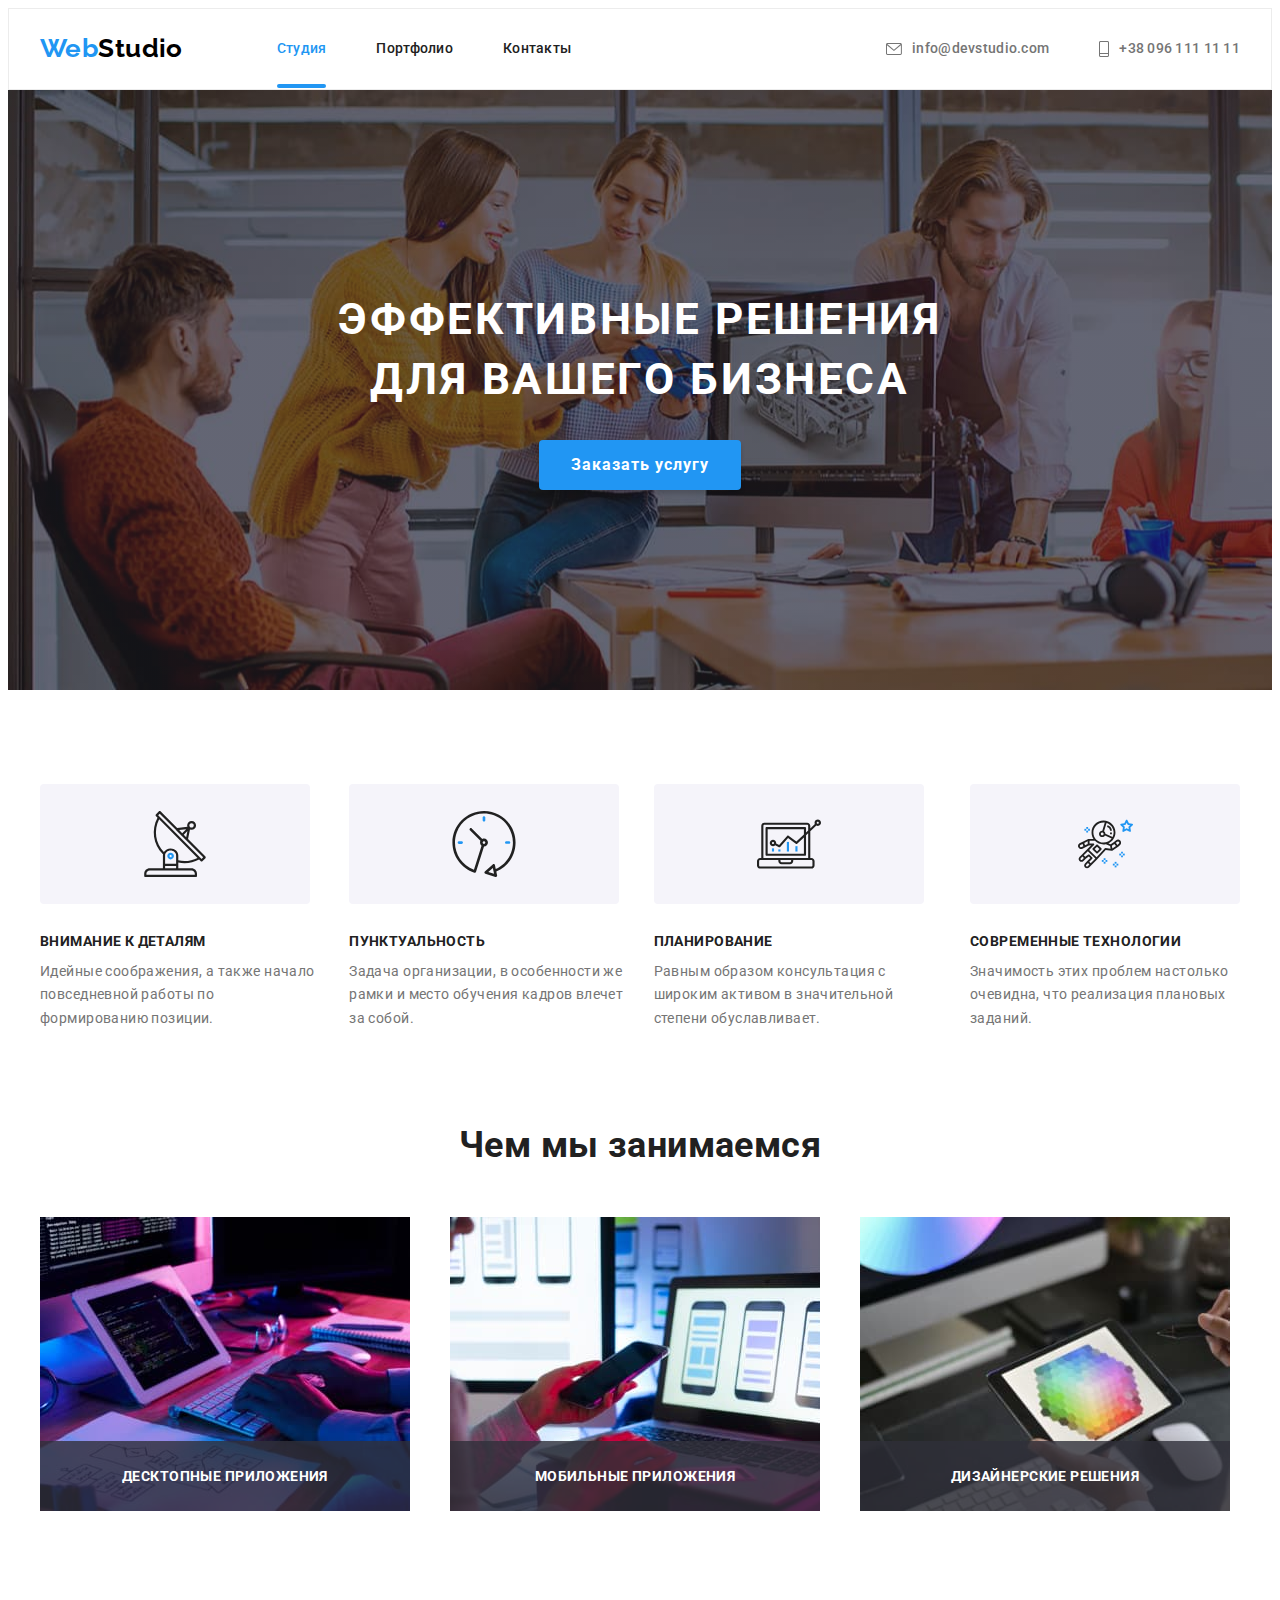
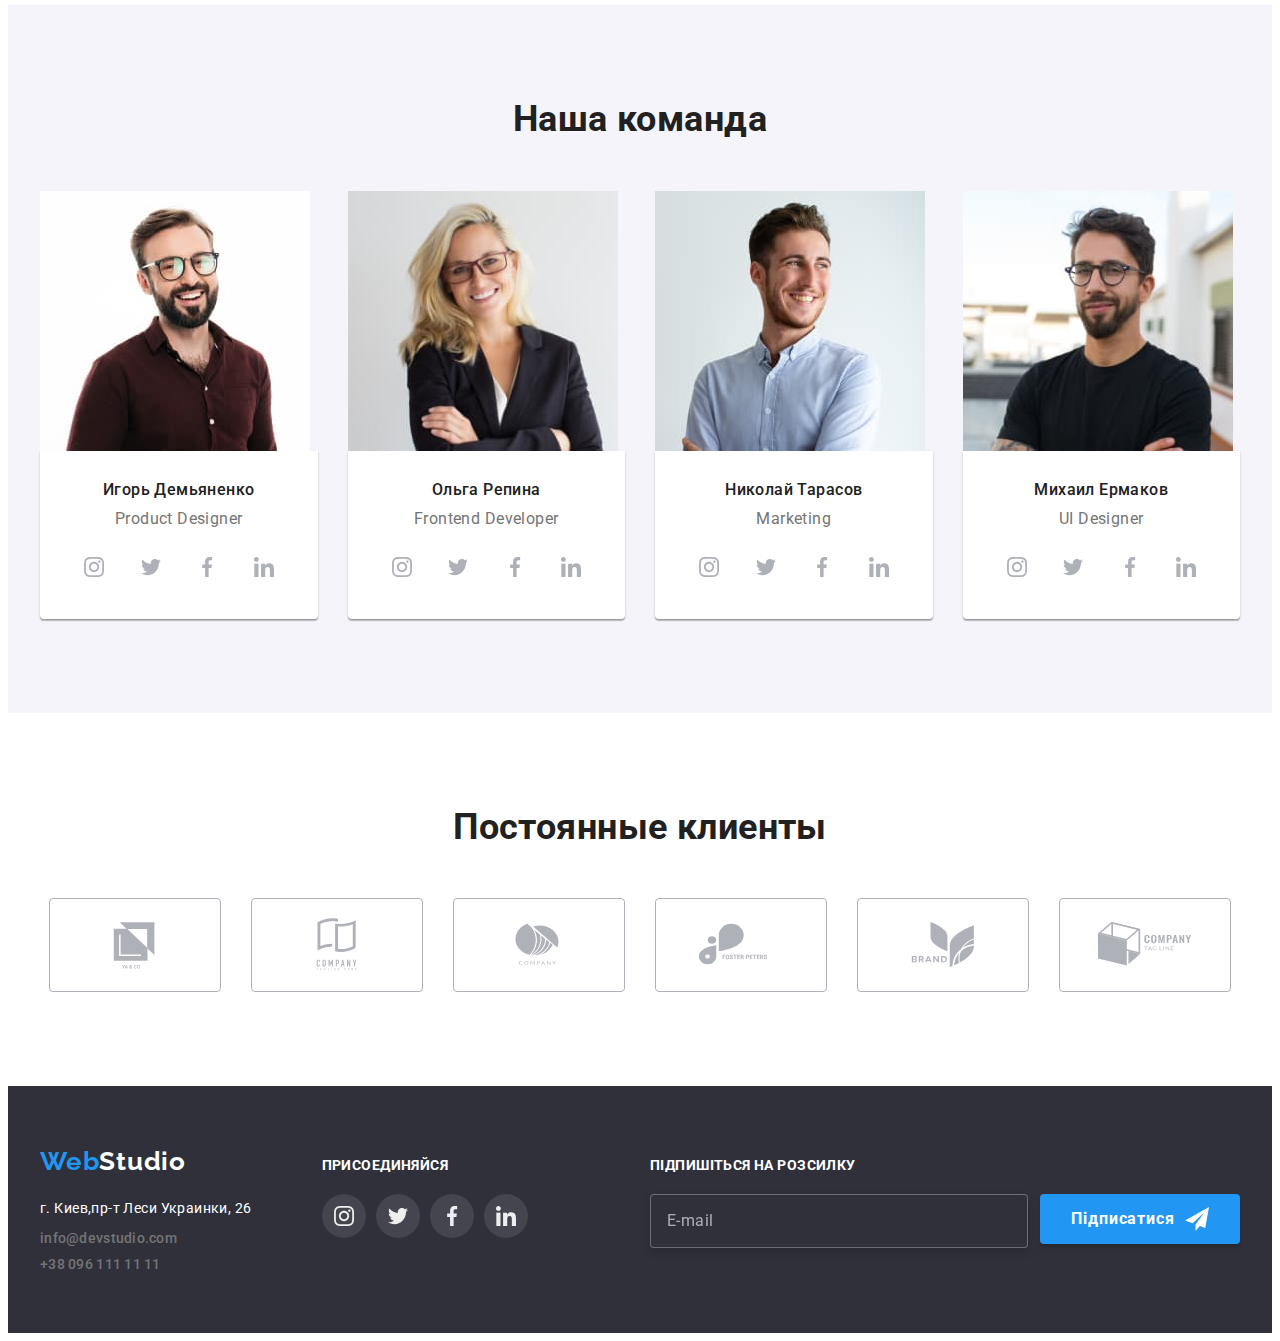
<file: index.html>
<!DOCTYPE html>
<html lang="ru">
<head>
    <meta charset="UTF-8">
    <meta http-equiv="X-UA-Compatible" content="IE=edge">
    <meta name="viewport" content="width=device-width, initial-scale=1.0">
    <title>Document</title>
    <link rel="preconnect" href="https://fonts.googleapis.com">
    <link rel="preconnect" href="https://fonts.gstatic.com" crossorigin>
    <link href="https://fonts.googleapis.com/css2?family=Raleway:wght@700&family=Roboto:wght@400;500;700;900&display=swap" rel="stylesheet">
    <link rel="stylesheet" href="https://cdnjs.cloudflare.com/ajax/libs/modern-normalize/1.1.0/modern-normalize.min.css"
        integrity="sha512-wpPYUAdjBVSE4KJnH1VR1HeZfpl1ub8YT/NKx4PuQ5NmX2tKuGu6U/JRp5y+Y8XG2tV+wKQpNHVUX03MfMFn9Q=="
        crossorigin="anonymous" referrerpolicy="no-referrer">
    <link rel="stylesheet" href="./css/styles.css">
</head>
<body>
    <header class="header">
        <div class="conteiner header-conteiner">
        <nav class="navigation">
            <a class="logo link"  href="/" lang="en">
                <span class="main-logo">Web</span>Studio
            </a>
            <ul class="nav list">
                <li class="nav-list-item"> <a class="nav-list link is-active" href="">Студия</a></li>
                <li class="nav-list-item"> <a class="nav-list link" href="./portfolio.html">Портфолио</a></li>
                <li class="nav-list-item"> <a class="nav-list link" href="">Контакты</a></li>
            </ul>
        </nav>
        <ul class="contact list">
            <li class="contact-list-item">  
            <a class="contact-mail link" href="mailto:info@devstudio.com"><svg class="mail-svg" width="16" height="12">
                <use href="./img/sprate-svg.svg#email"></use></svg>info@devstudio.com</a></li>
            <li class="contact-list-item"> 
                <a class="contact-number link" href="tel:+380961111111"><svg class="tel-svg" width="10" height="16">
                    <use href="./img/sprate-svg.svg#telefon"></use>
                    </svg>+38 096 111 11 11</a>
            </li>
        </ul>
        </div>
    </header>
    <main>
        <section class="hero">
            <div class="conteiner">
            <h1 class="main-title">Эффективные решения для вашего бизнеса</h1>
                <button class="modal-btn" type="button" data-modal-open>Заказать услугу</button>
            </div>
        </section>
        <section class="benefits section">
            <div class="conteiner">
            <h2 class="visyally-hidden">Наши преимущества</h2>
            <ul class="benefits-list list">
                <li class="benefits-items benefits-items-antenna">
                    <div class="benefits-items-svg">
                    <svg class="antenna-svg" width="66" height="70">
                        <use href="./img/sprate-svg.svg#antenna"></use>
                        </svg>
                    </div>
                    <h3 class="subtitle">Внимание к деталям</h3>
                    <p class="text">Идейные соображения, а также начало повседневной работы по формированию позиции.</p>
                </li>
                <li class="benefits-items">
                    <div class="benefits-items-svg">
                    <svg class="clock-svg" width="66" height="70">
                        <use href="./img/sprate-svg.svg#clock"></use>
                        </svg>
                    </div>
                    <h3 class="subtitle">Пунктуальность</h3>
                    <p class="text">Задача организации, в особенности же рамки и место обучения кадров влечет за собой.</p>
                </li>
                <li class="benefits-items">
                    <div class="benefits-items-svg">
                    <svg class="diagram-svg" width="70" height="64">
                        <use href="./img/sprate-svg.svg#diagram"></use>
                        </svg>
                    </div>
                    <h3 class="subtitle">Планирование</h3>
                    <p class="text">Равным образом консультация с широким активом в значительной степени обуславливает.</p>
                </li>
                <li class="benefits-items">
                    <div class="benefits-items-svg">
                    <svg class="astronaut-svg" width="55" height="60">
                        <use href="./img/sprate-svg.svg#astronaut"></use>
                        </svg>
                    </div>
                    <h3 class="subtitle">Современные технологии</h3>
                    <p class="text">Значимость этих проблем настолько очевидна, что реализация плановых заданий.</p>
                </li>
            </ul>
            </div>
        </section>
        <section class="section field-section">
            <div class="conteiner">
            <h2 class="title">Чем мы занимаемся</h2>
            <ul class="field list">
                <li class="field-item">
                    <div class="thumb">
                    <img src="./img/photo-1.jpg" alt="верстка" width="370" height="294">
                    <div class="label-item">
                    <p class="label">ДЕСКТОПНЫЕ ПРИЛОЖЕНИЯ</p>
                </div>
                </div>   
                </li>
                <li class="field-item">
                    <div class="thumb">
                    <img src="./img/photo-2.jpg" alt="дизайн" width="370" height="294">
                    <div class="label-item">
                        <p class="label">МОБИЛЬНЫЕ ПРИЛОЖЕНИЯ</p>
                    </div>
                    </div>   
                </li>
                <li class="field-item">
                    <div class="thumb">
                    <img src="./img/photo-3.jpg" alt="внешнее оформление" width="370" height="294">
                    <div class="label-item">
                        <p class="label">ДИЗАЙНЕРСКИЕ РЕШЕНИЯ</p>
                    </div>
                    </div>   
                    
                </li>
            </ul>
            </div>
        </section>
        <section class="team-section section">
            <div class="conteiner">
            <h2 class="title">Наша команда</h2>
            <ul class="team-list list">
                <li class="team-items">
                    <a class="link" href="/">
                        <img src="./img/igor.jpg" alt="фото Игоря" width="270" height="260"></a>
                    <div class="conteiner-team">
                    <h3 class="subtitle-team">Игорь Демьяненко</h3>
                    <p class="text-team" lang="en">Product Designer</p>
                    <ul class="team-items-social list">
                        <li><a class="social-items" href=""><svg class="social-items-icon" width="20" height="20"><use href="./img/sprate-svg.svg#instagram"></use></svg>
                        </a></li>
                        <li><a class="social-items" href=""><svg class="social-items-icon" width="20" height="20"><use href="./img/sprate-svg.svg#twitter"></use></svg>
                        </a></li>
                        <li><a class="social-items" href=""><svg class="social-items-icon" width="20" height="20"><use href="./img/sprate-svg.svg#facebook"></use></svg>
                        </a></li>
                        <li><a class="social-items" href=""><svg class="social-items-icon" width="20" height="20"><use href="./img/sprate-svg.svg#linkedin"></use></svg>
                        </a></li>
                    </ul>
                    </div>
                </li>
                <li class="team-items">
                    <a class="link" href="/">
                        <img src="./img/olga.jpg" alt="фото ольга" width="270" height="260"></a>
                    <div class="conteiner-team">
                        <h3 class="subtitle-team">Ольга Репина</h3>
                        <p class="text-team" lang="en">Frontend Developer</p>
                        <ul class="team-items-social list">
                            <li><a class="social-items" href=""><svg class="social-items-icon" width="20" height="20"><use href="./img/sprate-svg.svg#instagram"></use></svg>
                            </a></li>
                            <li><a class="social-items" href=""><svg class="social-items-icon" width="20" height="20"><use href="./img/sprate-svg.svg#twitter"></use></svg>
                            </a></li>
                            <li><a class="social-items" href=""><svg class="social-items-icon" width="20" height="20"><use href="./img/sprate-svg.svg#facebook"></use></svg>
                            </a></li>
                            <li><a class="social-items" href=""><svg class="social-items-icon" width="20" height="20"><use href="./img/sprate-svg.svg#linkedin"></use></svg>
                            </a></li>
                        </ul>
                    </div>
                </li>
                <li class="team-items">
                    <a class="link" href="/">
                        <img src="./img/nikolai.jpg" alt="фото Николай" width="270" height="260"></a>
                    <div class="conteiner-team">
                        <h3 class="subtitle-team">Николай Тарасов</h3>
                    <p class="text-team" lang="en">Marketing</p>
                    <ul class="team-items-social list">
                        <li><a class="social-items" href=""><svg class="social-items-icon" width="20" height="20"><use href="./img/sprate-svg.svg#instagram"></use></svg>
                        </a></li>
                        <li><a class="social-items" href=""><svg class="social-items-icon" width="20" height="20"><use href="./img/sprate-svg.svg#twitter"></use></svg>
                        </a></li>
                        <li><a class="social-items" href=""><svg class="social-items-icon" width="20" height="20"><use href="./img/sprate-svg.svg#facebook"></use></svg>
                        </a></li>
                        <li><a class="social-items" href=""><svg class="social-items-icon" width="20" height="20"><use href="./img/sprate-svg.svg#linkedin"></use></svg>
                        </a></li>
                    </ul>
                    </div>
                </li>
                <li class="team-items">
                    <a class="link" href="/">
                        <img src="./img/mihail.jpg" alt="фото Михаил" width="270" height="260"></a>
                    <div class="conteiner-team">
                    <h3 class="subtitle-team">Михаил Ермаков</h3>
                    <p class="text-team" lang="en">UI Designer</p>
                    <ul class="team-items-social list">
                        <li><a class="social-items" href=""><svg class="social-items-icon" width="20" height="20"><use href="./img/sprate-svg.svg#instagram"></use></svg>
                        </a></li>
                        <li><a class="social-items" href=""><svg class="social-items-icon" width="20" height="20"><use href="./img/sprate-svg.svg#twitter"></use></svg>
                        </a></li>
                        <li><a class="social-items" href=""><svg class="social-items-icon" width="20" height="20"><use href="./img/sprate-svg.svg#facebook"></use></svg>
                        </a></li>
                        <li><a class="social-items" href=""><svg class="social-items-icon" width="20" height="20"><use href="./img/sprate-svg.svg#linkedin"></use></svg>
                        </a></li>
                    </ul>
                    </div>
                </li>
            </ul>
            </div>
        </section>
        <section class="section">
            <h2 class="title">Постоянные клиенты</h2>
            <ul class="client list">
                <li class="client-items-logo"> <a class="client-items"><svg class="client-logo" width="106" height="60"><use href="./img/sprate-svg.svg#Logo"></use></svg></a></li>
                <li class="client-items-logo"> <a class="client-items"> <svg class="client-logo" width="106" height="60"><use href="./img/sprate-svg.svg#Logo-1"></use></svg></a></li>
                <li class="client-items-logo"> <a class="client-items"> <svg class="client-logo" width="106" height="60"><use href="./img/sprate-svg.svg#Logo-2"></use></svg></a></li>
                <li class="client-items-logo"> <a class="client-items"> <svg class="client-logo" width="106" height="60"><use href="./img/sprate-svg.svg#Logo-3"></use></svg></a></li>
                <li class="client-items-logo"> <a class="client-items"> <svg class="client-logo" width="106" height="60"><use href="./img/sprate-svg.svg#Logo-4"></use></svg></a></li>
                <li class="client-items-logo"> <a class="client-items"> <svg class="client-logo" width="106" height="60"><use href="./img/sprate-svg.svg#Logo-5"></use></svg></a></li>
            </ul>
        </section>
    </main>
    <footer class="section-footer">
        <div class="conteiner-footer conteiner">
            <div class="footer-logo-addres">
        <a class="footer-logo link" href="/" lang="en">
            <span class="main-logo">Web</span>Studio
        </a>
        <address>
            <ul class="list">
                <li class="footer-address"><a class="address link" href="https://goo.gl/maps/7iSsdwD6weHtM2xa7" 
                    target="blank" rel="noopener noreferrer">г. Киев,пр-т Леси Украинки, 26</a></li>
                <li class="footer-contact"><a class="contact-mail link" href="mailto:info@devstudio.com">info@devstudio.com</a></li>
                <li><a class="contact-number link" href="tel:+380961111111">+38 096 111 11 11</a></li>
            </ul>
        </address>
        </div>
        <div class="footer-social">
        <p class="text-footer">ПРИСОЕДИНЯЙСЯ</p>
        <ul class="footer-social-item list">
            <li><a class="social-footer" href=""><svg class="social-footer-icon" width="20" height="20"><use href="./img/sprate-svg.svg#instagram"></use></svg>
            </a></li>
            <li><a class="social-footer" href=""><svg class="social-footer-icon" width="20" height="20"><use href="./img/sprate-svg.svg#twitter"></use></svg>
            </a></li>
            <li><a class="social-footer" href=""><svg class="social-footer-icon" width="20" height="20"><use href="./img/sprate-svg.svg#facebook"></use></svg>
            </a></li>
            <li><a class="social-footer" href=""><svg class="social-footer-icon" width="20" height="20"><use href="./img/sprate-svg.svg#linkedin"></use></svg>
            </a></li> 
        </ul>
        </div>
        <form class="contact-form-footer">
            <p class="title-form-footer">Підпишіться на розсилку</p>
            <span class="form-footer">
            <label class="contact-form-footer-label" for="input-footer"></label>
            <input name="user_email" class="contact-form-input-footer" type="email" id="input-footer" placeholder="E-mail" required>
        <span class="button-form">
        <button type="submit" class="button-form-footer">Підписатися<svg class="form-footer-icon">
            <use href="./img/sprate-svg.svg#icon-send"></use></svg>
        </button> 
        </span> 
        </span>
        </form>
    </div>
    </footer>
    <div class="backdrop is-hidden" data-modal>
        <div class="modal">
            <button type="button" class="modal-close-button" data-modal-close>
              <svg class="modal-close-icon" width="18" height="18">
                <use href="./img/sprate-svg.svg#close-icon"></use>
              </svg>  
            </button>
        <form class="contact-form">
            <p class="title-form">Залиште свої дані, ми вам передзвонимо</p>
            <label class="contact-form-field">
                <span class="form-items">Ім'я</span>
                <span class="contact-form-input-wrapper">
                <input name="user_name" class="contact-form-input" type="text" required>
                <svg class="contact-form-icon"><use href="./img/sprate-svg.svg#person-icon-form"></use></svg>
                </span>
            </label>
            <label class="contact-form-field">
                <span class="form-items">Телефон</span>
                <span class="contact-form-input-wrapper"> 
                <input name="user_tel" class="contact-form-input" type="tel" required>
                <svg class="contact-form-icon"><use href="./img/sprate-svg.svg#phone-icon-form"></use></svg>
                </span>
            </label>
            <label class="contact-form-field">
                <span class="form-items">Пошта</span>
                <span class="contact-form-input-wrapper">
                <input name="user_email" class="contact-form-input" type="email" required>
                <svg class="contact-form-icon"><use href="./img/sprate-svg.svg#email-icon-form"></use></svg>
                </span>
            </label>
            <label class="contact-form-field">
                <span class="form-items">Коментар</span>
                <textarea name="user_message" class="contact-form-message" placeholder="Введіть текст"></textarea>
            </label>
            <div class="contact-form-checkbox">
                <input class="contact-form-checkbox-input visyally-hidden" type="checkbox" name="accent-policy" id="form-checkbox" required>
                <label class="contact-form-checkbox-label" for="form-checkbox">Погоджуюся з розсилкою та приймаю &nbsp;<a class="link-contract" href="">Умови договору</a></label>
            </div>
            <button type="submit" class="contact-form-submit">Відправити</button>
        </form>
        </div>
    </div>
    <script src="./js/modal.js"></script>
</body>
</html>
</file>
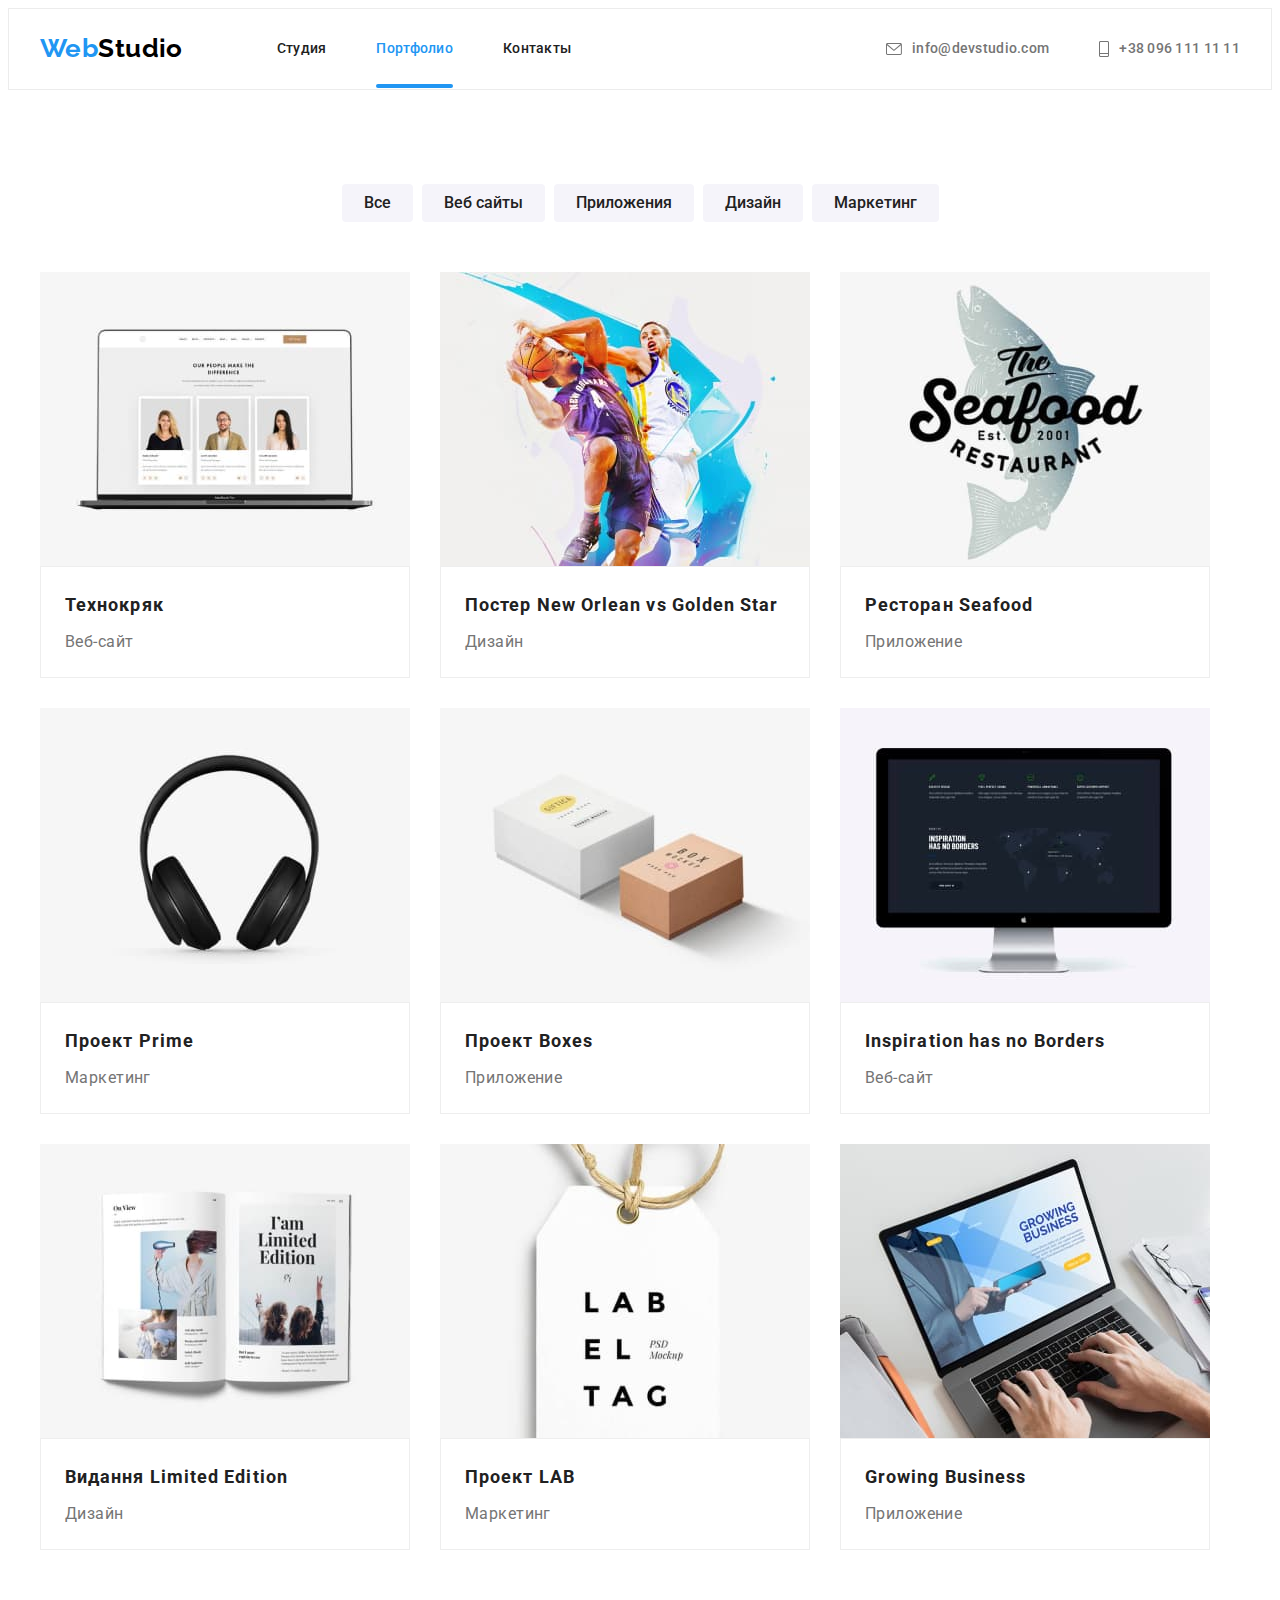
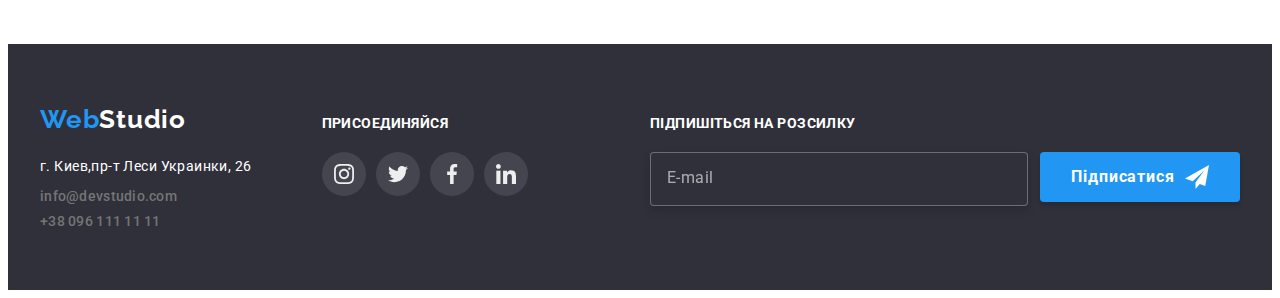
<file: portfolio.html>
<!DOCTYPE html>
<html lang="ru">

<head>
  <meta charset="UTF-8">
  <meta http-equiv="X-UA-Compatible" content="IE=edge">
  <meta name="viewport" content="width=device-width, initial-scale=1.0">
  <title>Document</title>
  <link rel="preconnect" href="https://fonts.googleapis.com">
  <link rel="preconnect" href="https://fonts.gstatic.com" crossorigin>
  <link href="https://fonts.googleapis.com/css2?family=Raleway:wght@700&family=Roboto:wght@400;500;700;900&display=swap"
    rel="stylesheet">
    <link rel="stylesheet" href="https://cdnjs.cloudflare.com/ajax/libs/modern-normalize/1.1.0/modern-normalize.min.css"
      integrity="sha512-wpPYUAdjBVSE4KJnH1VR1HeZfpl1ub8YT/NKx4PuQ5NmX2tKuGu6U/JRp5y+Y8XG2tV+wKQpNHVUX03MfMFn9Q=="
      crossorigin="anonymous" referrerpolicy="no-referrer">
  <link rel="stylesheet" href="./css/styles.css">
</head>
<body>
  <header class="header">
    <div class="conteiner header-conteiner">
    <nav class="navigation">
        <a class="logo link"  href="/" lang="en">
            <span class="main-logo">Web</span>Studio
        </a>
        <ul class="nav list">
            <li class="nav-list-item"> <a class="nav-list link" href="index.html">Студия</a></li>
            <li class="nav-list-item"> <a class="nav-list link is-active">Портфолио</a></li>
            <li class="nav-list-item"> <a class="nav-list link" href="">Контакты</a></li>
        </ul>
    </nav>
    <ul class="contact list">
        <li class="contact-list-item">  
            
        <a class="contact-mail link" href="mailto:info@devstudio.com"><svg class="mail-svg" width="16" height="12">
          <use href="./img/sprate-svg.svg#email"></use></svg>info@devstudio.com</a></li>
        <li class="contact-list-item"> 
            <a class="contact-number link" href="tel:+380961111111"><svg class="tel-svg" width="10" height="16">
              <use href="./img/sprate-svg.svg#telefon"></use>
              </svg>+38 096 111 11 11</a>
        </li>
    </ul>
    </div>
</header>
  <main>
    <section class="section">
    <div class="conteiner">
      <h2 class="visyally-hidden">Фильтр по примерам работ</h2>
    <ul class="filter list">
     <li class="filter-items"> <button class="filter-btn" type="button">Все</button></li>
     <li class="filter-items"> <button class="filter-btn" type="button">Веб сайты</button> </li>
     <li class="filter-items"> <button class="filter-btn" type="button">Приложения</button> </li>
     <li class="filter-items"> <button class="filter-btn" type="button">Дизайн</button> </li>
     <li class="filter-items"> <button class="filter-btn" type="button">Маркетинг</button> </li>
    </ul>
    </div>
      <h2 class="visyally-hidden">Примеры работ</h2>
      <div class="conteiner">
    <ul class="example-work list">
      <li class="example-work-items">
        <a class="work-example">
          <div class="thumb-secondary">
        <img src="./img/website.jpg" alt="веб сайт" width="370" height="294">
        <div class="overlay">
        <p class="secondary-label">Ресурс пропонує комплексні пропозиції з різним рівнем функціоналу та сервісів. Все це дозволить відвідувачу отримати вичерпні відомості про компанію чи приватну особу.</p>
      </div>  
      </div>
        <div class="conteiner-example">
        <h3 class="secondary-subtitle">Технокряк</h3>
        <p class="secondary-text">Веб-сайт</p>
        </div></a>
      </li>
      <li class="example-work-items">
        <a class="work-example">
          <div class="thumb-secondary">
        <img src="./img/design.jpg" alt="дизайн" width="370" height="294">
        <div class="overlay">
          <p class="secondary-label">Ресурс пропонує комплексні пропозиції з різним рівнем функціоналу та сервісів. Все це дозволить відвідувачу отримати вичерпні відомості про компанію чи приватну особу.</p>
        </div>  
        </div>
        <div class="conteiner-example">
        <h3 class="secondary-subtitle">Постер New Orlean vs Golden Star</h3>
        <p class="secondary-text">Дизайн</p>
        </div></a>
      </li>
      <li class="example-work-items">
        <a class="work-example">
          <div class="thumb-secondary">
        <img src="./img/application.jpg" alt="приложение" width="370" height="294">
        <div class="overlay">
          <p class="secondary-label">Ресурс пропонує комплексні пропозиції з різним рівнем функціоналу та сервісів. Все це дозволить відвідувачу отримати вичерпні відомості про компанію чи приватну особу.</p>
        </div>  
        </div>
        <div class="conteiner-example">
        <h3 class="secondary-subtitle">Ресторан Seafood</h3>
        <p class="secondary-text">Приложение</p>
        </div></a>
      </li>
      <li class="example-work-items">
        <a class="work-example">
          <div class="thumb-secondary">
        <img src="./img/marketing.jpg" alt="маркетинг" width="370" height="294">
        <div class="overlay">
          <p class="secondary-label">Ресурс пропонує комплексні пропозиції з різним рівнем функціоналу та сервісів. Все це дозволить відвідувачу отримати вичерпні відомості про компанію чи приватну особу.</p>
        </div>  
        </div>
        <div class="conteiner-example">
        <h3 class="secondary-subtitle">Проект Prime</h3>
        <p class="secondary-text">Маркетинг</p>
        </div></a>
      </li>
      <li class="example-work-items">
        <a class="work-example">
          <div class="thumb-secondary">
        <img src="./img/addition.jpg" alt="приложение" width="370" height="294">
        <div class="overlay">
          <p class="secondary-label">Ресурс пропонує комплексні пропозиції з різним рівнем функціоналу та сервісів. Все це дозволить відвідувачу отримати вичерпні відомості про компанію чи приватну особу.</p>
        </div>  
        </div>
        <div class="conteiner-example">
        <h3 class="secondary-subtitle">Проект Boxes</h3>
        <p class="secondary-text">Приложение</p>
        </div></a>
      </li>
      <li class="example-work-items">
        <a class="work-example">
          <div class="thumb-secondary">
        <img src="./img/website2.jpg" alt="веб сайт" width="370" height="294">
        <div class="overlay">
          <p class="secondary-label">Ресурс пропонує комплексні пропозиції з різним рівнем функціоналу та сервісів. Все це дозволить відвідувачу отримати вичерпні відомості про компанію чи приватну особу.</p>
        </div>  
        </div>
        <div class="conteiner-example">
        <h3 class="secondary-subtitle" lang="en">Inspiration has no Borders</h3>
        <p class="secondary-text">Веб-сайт</p>
        </div></a>
      </li>
      <li class="example-work-items">
        <a class="work-example">
          <div class="thumb-secondary">
        <img src="./img/design2.jpg" alt="дизайн" width="370" height="294">
        <div class="overlay">
          <p class="secondary-label">Ресурс пропонує комплексні пропозиції з різним рівнем функціоналу та сервісів. Все це дозволить відвідувачу отримати вичерпні відомості про компанію чи приватну особу.</p>
        </div>  
        </div>
        <div class="conteiner-example">
        <h3 class="secondary-subtitle">Видання Limited Edition</h3>
        <p class="secondary-text">Дизайн</p>
        </div></a>
      </li>
      <li class="example-work-items">
        <a class="work-example">
          <div class="thumb-secondary">
        <img src="./img/marketing2.jpg" alt="маркетинг" width="370" height="294">
        <div class="overlay">
          <p class="secondary-label">Ресурс пропонує комплексні пропозиції з різним рівнем функціоналу та сервісів. Все це дозволить відвідувачу отримати вичерпні відомості про компанію чи приватну особу.</p>
        </div>  
        </div>
        <div class="conteiner-example">
        <h3 class="secondary-subtitle">Проект LAB</h3>
        <p class="secondary-text">Маркетинг</p>
        </div></a>
      </li>
      <li class="example-work-items">
        <a class="work-example">
          <div class="thumb-secondary">
        <img src="./img/addition2.jpg" alt="приложение" width="370" height="294">
        <div class="overlay">
          <p class="secondary-label">Ресурс пропонує комплексні пропозиції з різним рівнем функціоналу та сервісів. Все це дозволить відвідувачу отримати вичерпні відомості про компанію чи приватну особу.</p>
        </div>  
        </div>
        <div class="conteiner-example">
        <h3 class="secondary-subtitle" lang="en">Growing Business</h3>
        <p class="secondary-text">Приложение</p>
        </div></a>
      </li>
    </ul>
    </div>
    </section>
  </main>
  <footer class="section-footer">
    <div class="conteiner-footer conteiner">
        <div class="footer-logo-addres">
    <a class="footer-logo link" href="/" lang="en">
        <span class="main-logo">Web</span>Studio
    </a>
    <address>
        <ul class="list">
            <li class="footer-address"><a class="address link" href="https://goo.gl/maps/7iSsdwD6weHtM2xa7" 
                target="blank" rel="noopener noreferrer">г. Киев,пр-т Леси Украинки, 26</a></li>
            <li class="footer-contact"><a class="contact-mail link" href="mailto:info@devstudio.com">info@devstudio.com</a></li>
            <li><a class="contact-number link" href="tel:+380961111111">+38 096 111 11 11</a></li>
        </ul>
    </address>
    </div>
    <div class="footer-social">
    <p class="text-footer">ПРИСОЕДИНЯЙСЯ</p>
    <ul class="footer-social-item list">
        <li><a class="social-footer" href=""><svg class="social-footer-icon" width="20" height="20"><use href="./img/sprate-svg.svg#instagram"></use></svg>
        </a></li>
        <li><a class="social-footer" href=""><svg class="social-footer-icon" width="20" height="20"><use href="./img/sprate-svg.svg#twitter"></use></svg>
        </a></li>
        <li><a class="social-footer" href=""><svg class="social-footer-icon" width="20" height="20"><use href="./img/sprate-svg.svg#facebook"></use></svg>
        </a></li>
        <li><a class="social-footer" href=""><svg class="social-footer-icon" width="20" height="20"><use href="./img/sprate-svg.svg#linkedin"></use></svg>
        </a></li>  
    </ul>
    </div>
    <form class="contact-form-footer">
      <p class="title-form-footer">Підпишіться на розсилку</p>
      <span class="form-footer">
      <label class="contact-form-footer-label" for="input-footer"></label>
      <input name="user_email" class="contact-form-input-footer" type="email" id="input-footer" placeholder="E-mail" required>
  <span class="button-form">
  <button type="submit" class="button-form-footer">Підписатися<svg class="form-footer-icon">
      <use href="./img/sprate-svg.svg#icon-send"></use></svg>
  </button> 
  </span> 
  </span>
  </form>
</div>
</footer>
</body>
</html>
</file>
<file: css/styles.css>
:root {
  --main-font-family: "Roboto", sans-serif;
  --basic-color-font: #212121;
  --secondary-color-font: #757575;
  --color-accent: #2196F3;
  --secondary-color-accent:#FFFFFF;
  --main-beckground-color:#E5E5E5;}

.list {list-style: none;}

.link {text-decoration: none;}

h1,h2,h3,p {
  margin-top: 0;
  margin-bottom: 0;
}

ul,ol {
margin-top: 0;
margin-bottom: 0;
padding-left: 0;
}

img {
display: block;
}

address {font-style: normal;}

body {
font-family: var(--main-font-family);
font-size: 14px;
line-height: 1.14;
background: var(--secondary-color-accent);
letter-spacing: 0.03em;
}

footer {
background: #2F303A;
}

.conteiner {
width:1200px;
padding-left: 15px;
padding-right: 15px;
margin-left: auto;
margin-right: auto;}

.section {
padding-top: 94px;
padding-bottom: 94px;}

.visyally-hidden {
position: absolute;
width: 1px;
height: 1px;
margin: -1px;
padding: 0px;
overflow: hidden;
border: 0;
clip: rect(0 0 0 0);
}

/*=======HEADER=======*/

.header {
height: 80px;;
border: 1px solid #ECECEC;
}

.header-conteiner {
display: flex;
}

.navigation {
display: flex;
align-items: center;
}

.header-conteiner {
display: flex;
justify-content:space-between;
}

.logo {
  margin-right: 94px;
  padding-top: 24px;
  padding-bottom: 25px;

  font-family: 'Raleway', sans-serif;
  color: #000000;
  font-weight: 700;
  font-size: 26px;
  line-height:1.19;
}

.main-logo {color:var(--color-accent)}

.nav-list { 
font-family:var(--main-font-family);
font-weight: 500;
letter-spacing: 0.02em;
color: var(--basic-color-font);

transition: color 250ms cubic-bezier(0.4, 0, 0.2, 1);;
}

.nav-list:hover, 
.nav-list:focus 
{color: var(--color-accent);
}

.nav-list.is-active::after {
content:"";
position: absolute;
width: 100%;
height: 4px;
left: 0;
top: 44px;
background: var(--color-accent);
border-radius: 2px;
}

.nav-list-item {
display: block;
padding-top: 32px;
padding-bottom: 32px;
}

.contact-list-item {
  align-items: center;
  padding-top: 32px;
  padding-bottom: 32px;
  }

.nav {
display: flex;
gap: 50px;
}
 

.contact {
display: flex;
align-items: center;
gap: 50px;}


.is-active {color: var(--color-accent);
  position: relative;
}

.contact-mail {
display: flex;
align-items: center;

font-family: var(--main-font-family);
font-weight: 500;
letter-spacing: 0.02em;
color: var(--secondary-color-font);

transition: color 250ms cubic-bezier(0.4, 0, 0.2, 1);}

.contact-mail:hover,
.contact-mail:focus {
color: var(--color-accent)
}

.contact-number {
display: flex;
align-items: center;
font-family: var(--main-font-family);
font-weight: 500;
letter-spacing: 0.02em;
color: var(--secondary-color-font);

transition: color 250ms cubic-bezier(0.4, 0, 0.2, 1);}

.contact-number:hover,
.contact-number:focus 
{color: var(--color-accent);}

.mail-svg {
margin-right: 10px;
align-items: center;
fill: currentColor;
}


.mail :hover,
.mail :focus {
color: var(--color-accent);
fill: #2196F3;
}

.tel-svg {
margin-right: 10px;
align-items: center;
fill: currentColor;
}

.mail-svg:hover,
.mail-svg:focus {
  fill: var(--color-accent);
}

.tel-svg:hover,
.tel-svg:focus {
  fill: var(--color-accent);
}
/*=======END HEADER=======*/

/*=======START HERO=======*/

.hero {
max-width: 1600px;
margin-left: auto;
margin-right: auto;
background-image:linear-gradient(rgba(47, 48, 58, 0.4), rgba(47, 48, 58, 0.4)), 
  url("../img/hero.jpg");
background-size: cover;
background-color: #C4C4C4;
padding-top: 200px;
padding-bottom: 200px;}

.main-title {
text-align: center;
width: 696px;
margin-left: auto;
margin-right: auto;

font-family: var(--main-font-family);
font-style: Black;
font-size: 44px;
line-height: 1.36;
letter-spacing: 0.06em;
text-transform: uppercase;

color: var(--secondary-color-accent);
}

.modal-btn {
display: block;
margin: auto;
margin-top: 30px;
padding: 10px 32px;
border: var(--color-accent);
border-radius: 4px;
box-shadow: 0px 4px 4px rgba(0, 0, 0, 0.15);

font-family: var(--main-font-family);
font-weight: 700;
font-size: 16px;
line-height: 1.87;
letter-spacing: 0.06em;
color: var(--secondary-color-accent);
background:var(--color-accent);
cursor: pointer;

transition: background 250ms cubic-bezier(0.4, 0, 0.2, 1);}

.modal-btn:hover,
.modal-btn:focus
{background: var(--color-accent);}

/*=======END HERO=======*/

/*=======SECTION BENEFITS=======*/

.benefits-list {display: flex;}

.benefits-items:not(:last-child) {
margin-right: 30px;
}

.subtitle {
margin-bottom: 10px;

font-family: var(--main-font-family);
font-weight: 700;
font-size: 14px;
line-height: 1.14;
text-transform: uppercase;

color: var(--basic-color-font);}

.subtitle-team {
  margin-bottom: 10px;

  font-family: var(--main-font-family);
  font-weight: 500;
  font-size: 16px;
  line-height: 1.18;
  text-align: center;

  color:var(--basic-color-font);}

.text {
font-family: var(--main-font-family);
  font-size: 14px;
  line-height: 1.71;

  color: var(--secondary-color-font);
}

.text-team {
  margin-bottom: 16px;

  font-family: var(--main-font-family);
  font-size: 16px;
  line-height: 1.18;
  text-align: center;

  color: var(--secondary-color-font);}

.title {
  margin-bottom: 50px;
  font-family: var(--main-font-family);
  font-weight: 700;
  font-size: 36px;
  line-height: 1.16;
  text-align: center;
  
  color: var(--basic-color-font);}

  .antenna-svg {
    background-color:#F5F4FA;
  }

.benefits-items-svg {
display: flex;
justify-content: center;
align-items: center;
background-color:#F5F4FA;
width: 270px;
height: 120px;
border-radius: 4px;
margin-bottom: 30px;
}

/*======= END SECTION BENEFITS=======*/

/*=======SECTION FIELD=======*/

.field-section {
padding-top: 0px;
}

.field {
display: flex;
flex-wrap: wrap;
margin-left: -30px;
}

.field-item {
flex-basis: calc((100% - 90px) / 3);
margin-left: 30px;
}

.thumb {
position: relative;
}

.label {
font-family: var(--main-font-family);
font-weight: 700;
font-size: 14px;
line-height: 1.16;
color: var(--secondary-color-accent);
}

.label-item {
position: absolute;
bottom: 0;
width: 370px;
height: 70px;

display: flex;
align-items: center;
justify-content: center;

background-color: rgba(47, 48, 58, 0.8);
}
/*======= END SECTION FIELD=======*/

/*=======SECTION COMMAND=======*/

.team-section {
background: #F5F4FA;
}

.team-list {
display: flex;
flex-wrap: wrap;
margin-left: -30px;
}

.team-items {
flex-basis: calc((100% - 120px) / 4);
margin-left: 30px;
}

.conteiner-team {
background: var(--secondary-color-accent);
padding-top: 30px;
padding-bottom: 30px;
padding-left: 32px;
padding-right: 32px;
border-radius: 0px 0px 4px 4px;
box-shadow: 0px 1px 3px rgba(0, 0, 0, 0.12), 0px 1px 1px rgba(0, 0, 0, 0.14), 0px 2px 1px rgba(0, 0, 0, 0.2);
}

.team-items-social {
display: flex;
justify-content: center;
justify-content: space-between;
}

.social-items-icon {
fill: currentColor;
transition: fill 250ms cubic-bezier(0.4, 0, 0.2, 1);
} 

.social-items-icon:hover,
.social-items-icon:focus {
fill: #FFFFFF;
}

.social-items {
display: flex;
align-items: center;
justify-content: center;
width: 44px;
height: 44px;
background-color: #FFFFFF;
border-radius: 50%;
color:#AFB1B8;

transition: color 250ms cubic-bezier(0.4, 0, 0.2, 1), background-color 250ms cubic-bezier(0.4, 0, 0.2, 1);
}

.social-items:hover,
.social-items:focus { 
background-color: var(--color-accent);
color: #FFFFFF}

/*=======END SECTION COMMAND=======*/

/*=======CLIENT=======*/

.client {
display: flex;
justify-content:center;
gap: 30px;
fill: #AFB1B8;
}

.client-items {
  display: flex;
  justify-content: center;
  align-items: center;
  color: currentColor;
  border: currentColor;
  padding-top: 16px;
  padding-bottom: 16px;
  padding-left: 32px;
  padding-right: 32px;
  border-radius: 4px;

  transition: fill 250ms cubic-bezier(0.4, 0, 0.2, 1), border 250ms cubic-bezier(0.4, 0, 0.2, 1);
}
.client-items:hover,
.client-items:focus {
fill: var(--color-accent);
border: var(--color-accent);
}

.client-items-logo {
border: 1px solid#AFB1B8;
border-radius: 4px;
width: 170px;
height: 92px;

transition: border 250ms cubic-bezier(0.4, 0, 0.2, 1);
}

.client-items-logo:hover,
.client-items-logo:focus {
  border: 1px solid var(--color-accent);
}
/*=======FOOTER=======*/

.footer-logo {
display: block;
margin-bottom: 20px;

font-family: 'Raleway';
font-style: normal;
font-weight: 700;
font-size: 26px;
line-height: 1.19;
letter-spacing: 0.03em;
color: var(--secondary-color-accent);
}

.address {
font-family: var(--main-font-family);
font-style: Regular;
font-size: 14px;
line-height: 1.71;
color: var(--secondary-color-accent);}

.section-footer {
display: flex;
background: #2F303A;
padding-top: 60px;
padding-bottom: 60px;
}

.footer-logo-addres {
margin-right: 70px;
}

.footer-social-item {
display: flex;
justify-content: left;
}

.footer-social {
margin-right: auto;
}

.social-footer {
display: flex;
align-items: center;
justify-content: center;
margin-right: 10px;
width: 44px;
height: 44px;
background-color: rgba(255, 255, 255, 0.1);
border-radius: 50%;

transition: background-color 250ms cubic-bezier(0.4, 0, 0.2, 1);
}

.social-footer:hover,
.social-footer:focus {
background-color: var(--color-accent);
}

.social-footer-icon {
fill: #EEEEEE;
}

.text-footer {
  margin-bottom: 20px;
  font-family: var(--main-font-family);
  font-style: normal;
  font-weight: 700;
  font-size: 14px;
  line-height: 1.14;
  letter-spacing: 0.03em;
  
  color: var(--secondary-color-accent);
}

.footer-address {
  margin-bottom: 10px;
  }
  
  .footer-contact {
  margin-bottom: 10px;
  }
  
  .conteiner-footer {
  display: flex;
  align-items: baseline;
  }
  
  .logo-footer {
  margin-right: 0px;
  margin-bottom: 20px;
  }

  .form-footer {
  display: flex;
  }
  .title-form-footer {
  margin-bottom: 20px;
  font-family:var(--main-font-family);
  font-style: normal;
  font-weight: 700;
  font-size: 14px;
  line-height: 1.14;
  letter-spacing: 0.03em;
  text-transform: uppercase;
    
  color: #FFFFFF; 
  }

  .form-footer-icon {
  margin-left: 10px;
  width: 24px;
  height: 24px;
  }

.button-form-footer {
display: flex;
justify-content: center;
align-items: center;
width: 200px;
height: 50px;
font-family: var(--main-font-family);
font-style: normal;
font-weight: 700;
font-size: 16px;
line-height: 1.87;
letter-spacing: 0.06em;
color: #FFFFFF;
background: #2196F3;
border-radius: 4px;
border: none;
box-shadow: 0px 4px 4px rgba(0, 0, 0, 0.15);
}

.contact-form-input-footer {
  margin-right: 12px;
  padding-left: 16px;
  background: #2F303A;
  color: #FFFFFF;
  width: 358px;
  height: 50px;
  border: 1px solid rgba(255, 255, 255, 0.3);
  filter: drop-shadow(0px 4px 4px rgba(0, 0, 0, 0.15));
  border-radius: 4px;
  }

.contact-form-input-footer::placeholder {
  font-family: var(--main-font-family);
  font-style: normal;
  font-weight: 400;
  font-size: 16px;
  line-height: 1.25;
  letter-spacing: 0.03em;
  
  color: rgba(255, 255, 255, 0.6);
}

.button-form {
display: flex;
}
/*======= END FOOTER=======*/

.backdrop { 
position: fixed;
top: 0;
left: 0;
width: 100%;
height: 100%;
background-color: rgba(0, 0, 0, 0.2);
transition: opacity 250ms cubic-bezier(0.4, 0, 0.2, 1), visibility 250ms cubic-bezier(0.4, 0, 0.2, 1);;
}

.backdrop.is-hidden {
opacity: 0;
visibility: hidden;
pointer-events: none;
}

.modal {
  position: absolute;
  top: 50%;
  left: 50%;
  padding: 40px;
  transform:translate(-50%,-50%);
  width: 528px;
  height: 580px;
  background-color: #FFFFFF;
}

.modal-close-button {
  position:absolute;
  top:8px;
  right: 8px;
  width: 30px;
  height: 30px;
  display: flex;
  justify-content: center;
  align-items: center;
  border-radius: 50%;
  background: #FFFFFF;
  border: 1px solid rgba(0, 0, 0, 0.1);
  padding: 0;
  cursor: pointer;
}

.modal-close-button:focus+ .modal-close-icon {
  fill: var(--color-accent);
}

.contact-form-field {
  display: block;
}

.contact-form-input {
  display: block;
  padding-left: 42px;
  width: 100%;
  height: 40px;
  border: 1px solid rgba(33, 33, 33, 0.2);
  border-radius: 4px;

  transition: border-color 250ms cubic-bezier(0.4, 0, 0.2, 1), visibility 250ms cubic-bezier(0.4, 0, 0.2, 1);
}

.contact-form-input:focus {
  outline: none;
  border-color: var(--color-accent);
}

.title-form {
  margin-bottom: 12px;
  font-family: var(--main-font-family);
  font-style: normal;
  font-weight: 700;
  font-size: 20px;
  line-height: 1.15;
  text-align: center;
  letter-spacing: 0.03em;
  
  color: var(--basic-color-font);
}

.form-items {
margin-bottom: 6px;
  font-family: var(--main-font-family);
  font-style: normal;
  font-weight: 400;
  font-size: 12px;
  line-height: 1.16;
  letter-spacing: 0.01em;
  
  color: var(--secondary-color-font);
}

.contact-form-icon {
position: absolute;
top: 50%;
left: 12px;
transform: translateY(-50%);
display: block;
width: 18px;
height: 18px;
transition: fill 250ms cubic-bezier(0.4, 0, 0.2, 1), visibility 250ms cubic-bezier(0.4, 0, 0.2, 1);
}

.contact-form-input:focus+ .contact-form-icon {
fill: var(--color-accent);
}

.contact-form-input-wrapper {
position: relative;
display: block;
margin-top: 4px;
margin-bottom: 10px;}

.contact-form-checkbox-label {
display: flex;
align-items: center;
font-family: var(--main-font-family);
font-style: normal;
font-weight: 400;
font-size: 14px;
line-height: 1.71;
letter-spacing: 0.03em;

color: #757575;}

.contact-form-checkbox-label::before {
display: inline-block;
margin-right: 8px;
width: 16px;
height: 16px;
border: 1px solid #212121;
cursor: pointer;
border-radius: 2px;
content: "";
}
.contact-form-message {
display: block;
width: 100%;
height: 120px;
margin-bottom: 20px;
padding: 12px 16px;
resize: none;
border: 1px solid rgba(33, 33, 33, 0.2);
border-radius: 4px;
transition: border-color 250ms cubic-bezier(0.4, 0, 0.2, 1), visibility 250ms cubic-bezier(0.4, 0, 0.2, 1);
}

.contact-form-message:focus {
outline: none;
border-color: var(--color-accent);
}

.contact-form-message::placeholder {
color: rgba(117, 117, 117, 0.5);
}

.contact-form-checkbox-input:checked+ .contact-form-checkbox-label::before {
background-image: url("../img/checkbox.svg");
background-position: 50% 50%;
background-repeat:no-repeat;
background-color: #2196F3;
border-radius: 2px;
}

.contact-form-checkbox {
display: flex;
margin-bottom: 30px;
justify-content: center;
}

.link-contract {
  font-family: var(--main-font-family);
  font-style: normal;
  font-weight: 400;
  font-size: 14px;
  line-height: 1.71;
  letter-spacing: 0.03em;
  color: #2196F3;
}
.contact-form-submit {
display: block;
margin: 0 auto;
width: 200px;
height: 50px;
cursor: pointer;
font-family: var(--main-font-family);
font-style: normal;
font-weight: 700;
font-size: 16px;
line-height: 1.87;
letter-spacing: 0.06em;
color: #EEEEEE;
border-color: #188CE8;
background-color: #2196F3;
box-shadow: 0px 4px 4px rgba(0, 0, 0, 0.15);
border-radius: 4px;}

.contact-form-submit:hover,
.contact-form-submit:focus {
background-color: #188CE8;
}

/*=======PORTFOLIO PADGE=======*/

.secondary-text {
font-family: var(--main-font-family);
font-size: 16px;
line-height: 1.87;

color: var(--secondary-color-font);}

.secondary-subtitle{
margin-bottom: 4px;

font-family: var(--main-font-family);
font-weight: 700;
letter-spacing: 0.06em;
font-size: 18px;
line-height: 2.0;
color: var(--basic-color-font);}

.filter {
display: flex;
justify-content: center;
margin-bottom: 50px;
gap: 9px;
}

.filter-btn {
  padding:6px 22px;

  border: var(--basic-color-font);

  font-family: var(--main-font-family);
  font-weight: 500;
  font-size: 16px;
  line-height: 1.62;
  text-align: center;
  cursor: pointer;

  color: var(--basic-color-font);
  background: #F5F4FA;

  border-radius: 4px;

  transition: background 250ms cubic-bezier(0.4, 0, 0.2, 1), color 250ms cubic-bezier(0.4, 0, 0.2, 1), border 250ms cubic-bezier(0.4, 0, 0.2, 1), box-shadow 250ms cubic-bezier(0.4, 0, 0.2, 1);}

.filter-btn:hover,
.filter-btn:focus {
  background: var(--color-accent);
  color: var(--secondary-color-accent);
  border: var(--color-accent);
  box-shadow: 0px 3px 1px rgba(0, 0, 0, 0.1), 0px 1px 2px rgba(0, 0, 0, 0.08), 0px 2px 2px rgba(0, 0, 0, 0.12);
  }

.example-work {
display: flex;
flex-wrap: wrap;
gap: 30px;
}

.example-work-items:not(:3n) {
flex-basis: calc(100%-60px)/3;
margin-right: 30px;
margin-bottom: 20px;
}

.conteiner-example {
padding: 20px 24px;
border: 1px solid #EEEEEE;
}

.work-example {
position: relative;
display: block;
transition: box-shadow 250ms cubic-bezier(0.4, 0, 0.2, 1);
}

.thumb-secondary {
position: relative;
overflow: hidden;
width: 370px;
height: 294px;
}

.overlay {
position: absolute;
width: 100%;
height: 100%;
top: 0;
right: 0;
background-color: var(--color-accent);
transform: translatey(100%);
transition: transform 250ms ease;
}

.work-example:hover .overlay,
.work-example:focus .overlay
{transform: translatey(0);
}

.secondary-label {
font-family: var(--main-font-family);
font-weight: 400;
font-size:18px;
line-height: 1.55;
color:#FFFFFF;
align-content: center;
padding-top: 64px;
padding-bottom: 64px;
padding-left: 24px;
padding-right: 24px;
}

.work-example:hover,
.work-example:focus {
box-shadow: 0px 1px 1px rgba(0, 0, 0, 0.12), 0px 4px 4px rgba(0, 0, 0, 0.06), 1px 4px 6px rgba(0, 0, 0, 0.16);}
</file>
